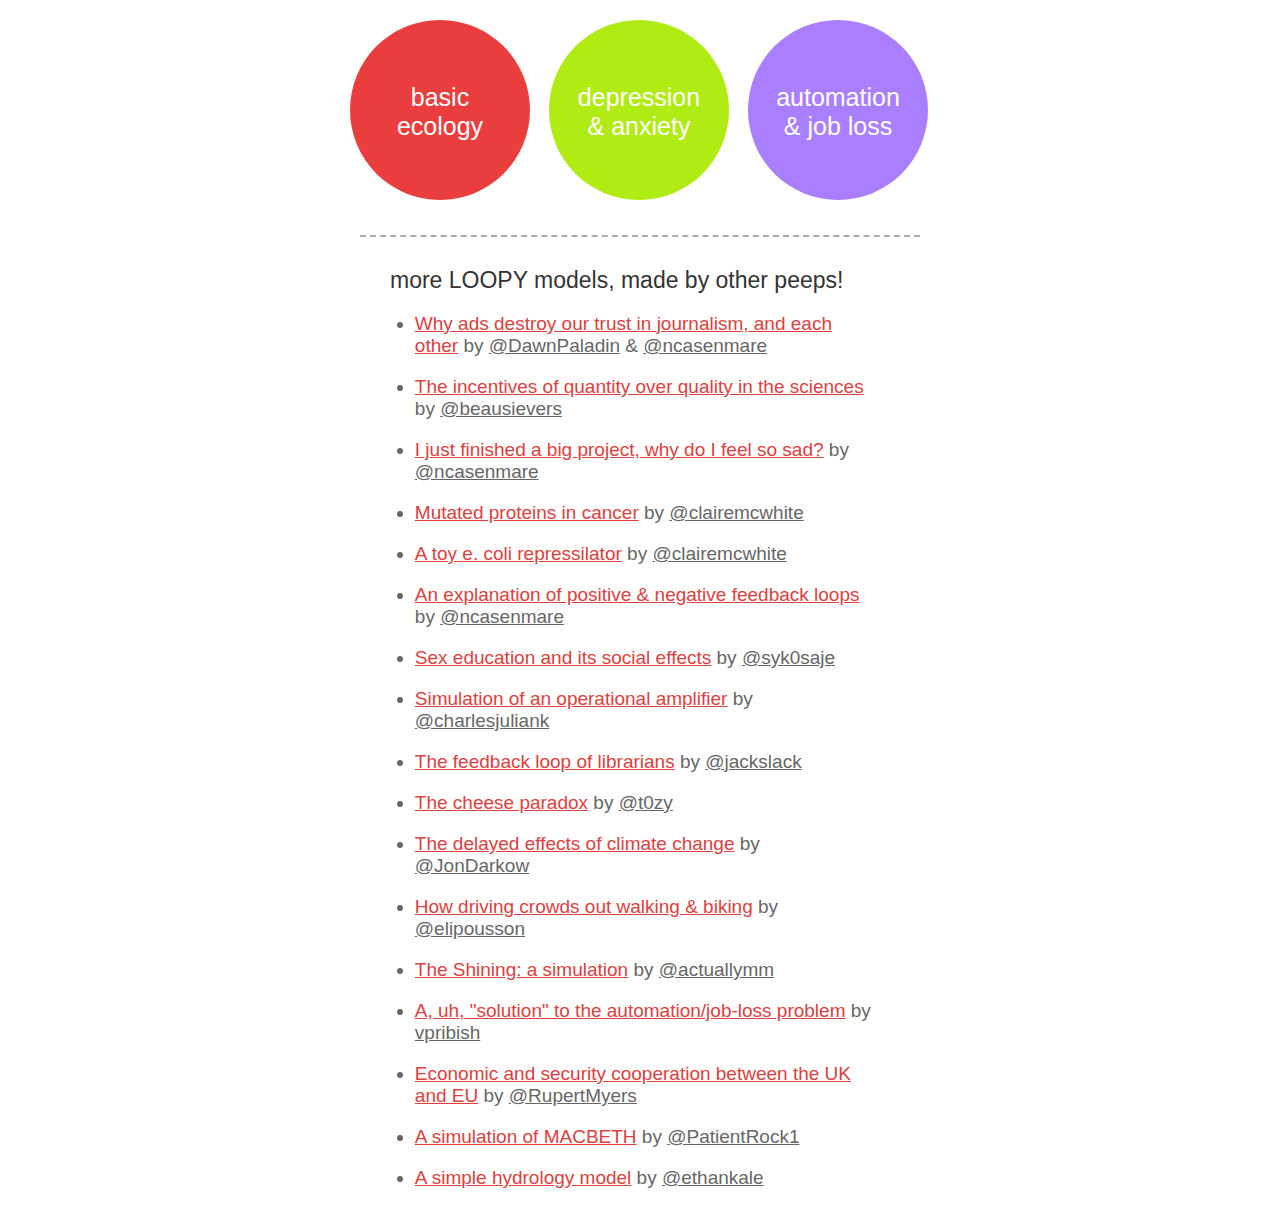
<file: v3.1/pages/examples/index.html>
<!doctype html>
<html>
<head>

	<!-- META -->
	<title>LOOPY: Examples!</title>
    <meta content="text/html;charset=utf-8" http-equiv="Content-Type">
	<meta content="utf-8" http-equiv="encoding">
	<meta charset="utf-8">
	<link rel="icon" type="image/png" href="favicon.png">

	<!-- Styles -->
	<link href="../page.css" rel="stylesheet"/>

</head>
<body style='background:none;'>
	<div id="examples">
		<div style="overflow:hidden; padding: 20px;">
			<a class='example' target='_top' href="http://ncase.me/loopy/v1.1/?data=[[[1,227,303,0.66,%22rabbits%22,0],[2,663,304,0.66,%22foxes%22,1]],[[2,1,153,-1,0],[1,2,160,1,0]],[[442,316,%22A%2520basic%2520ecological%250Afeedback%2520loop.%250A%250ATry%2520adding%2520extra%250Acreatures%2520to%2520this%250Aecosystem!%22],[442,109,%22more%2520rabbits%2520means%2520MORE%2520foxes%253A%250Ait's%2520a%2520positive%2520(%252B)%2520relationship%22],[451,513,%22more%2520foxes%2520means%2520FEWER%2520rabbits%253A%250Ait's%2520a%2520negative%2520(%25E2%2580%2593)%2520relationship%22],[754,455,%22*%2520P.S%253A%2520this%2520is%2520NOT%2520the%2520%250ALotka-Volterra%2520model.%250AIt's%2520just%2520an%2520oscillator.%250Aclose%2520enough!%22]],2%5D">
				<div style='background:#EA3E3E'>
					<div>basic<br>ecology</div>
				</div>
			</a>
			<a class='example' target='_top' href="http://ncase.me/loopy/v1.1/?data=[[[1,198,285,0,%22depression%22,0],[2,531,282,0,%22doing%2520things%22,4],[3,367,115,0,%22de-motivation%22,1],[4,702,116,0,%22fear%2520of%2520mistakes%22,1],[5,860,289,0,%22anxiety%22,0],[6,699,468,0,%22accepting%2520mistakes%22,4],[7,364,473,0,%22feeling%2520good%22,4]],[[2,7,59,1,0],[2,6,-61,1,0],[6,5,-59,-1,0],[5,4,-57,1,0],[4,2,-53,-1,0],[3,2,56,-1,0],[1,3,66,1,0],[7,1,63,-1,0]],[[365,296,%22a%2520possible%250Asystems-level%250Aexplanation%2520for%250Awhy%2520depression%2520%2526%250Aanxiety%2520are%2520not%2520just%250Aco-morbid%252C%2520but%250AMUTUALLY%2520SELF-%250AREINFORCING%22],[695,300,%22CHALLENGE%253A%250A%250Adraw%2520%2526%2520simulate%250Ayour%2520OWN%2520mental%250Afeedback%2520loops%22]],7]">
				<div style='background:#b1eb14'>
					<div>depression<br>&amp; anxiety</div>
				</div>
			</a>
			<a class='example' target='_top' href="http://ncase.me/loopy/v1.1/?data=[[[1,181,181,0,%22automation%22,0],[2,486,175,0,%22profits%22,0],[3,369,482,0,%22job%2520loss%22,4],[4,567,513,0,%22frustration%22,4],[5,752,432,0,%22political%2520unrest%22,4],[6,655,283,0,%22tax%2520revenue%22,3]],[[1,3,-88,1,0],[1,2,-150,1,0],[2,1,-137,1,0],[3,4,-27,1,0],[4,5,-32,1,0],[2,6,12,1,0]],[[331,197,%22vicious%2520cycle%250Aof%2520automation%250Aleads%2520to%2520short-%250Aterm%2520job%2520loss%252C%250Athen%2520frustration%252C%250Athen%2520political%250Aunrest%22],[733,143,%22CHALLENGE%253A%250Athink%2520up%2520and%2520model%2520your%250Aown%2520solutions%2520to%2520this%2520problem!%250A(hint%253A%2520what%2520tax-funded%2520programs%250Acould%2520mitigate%2520job%2520loss%2520due%2520to%250Aautomation%253F)%22],[489,383,%22%253F%253F%253F%2520what%2520goes%2520here%2520%253F%253F%253F%22]],6]">
				<div style='background:#A97FFF'>
					<div>automation<br>&amp; job loss</div>
				</div>
			</a>
		</div>
		<hr>
		<div id="more_examples">
			<b style="font-size:23px">more LOOPY models, made by other peeps!</b>
			<ul>

<li>
<a target="_top" href="https://t.co/VPG9153B2T">Why ads destroy our trust in journalism, and each other</a>
by <a class="twitter" target="_blank" href="https://twitter.com/DawnPaladin">@DawnPaladin</a>
&amp; <a class="twitter" target="_blank" href="https://twitter.com/ncasenmare">@ncasenmare</a>
</li>
<li>
<a target="_top" href="http://bit.ly/2nwUu7E">The incentives of quantity over quality in the sciences</a>
by <a class="twitter" target="_blank" href="https://twitter.com/beausievers">@beausievers</a>
</li>
<li>
<a target="_top" href="https://t.co/QxRKsrm4C2">I just finished a big project, why do I feel so sad?</a>
by <a class="twitter" target="_blank" href="https://twitter.com/ncasenmare">@ncasenmare</a>
</li>
<li>
<a target="_top" href="http://bit.ly/2nUfLNn">Mutated proteins in cancer</a>
by <a class="twitter" target="_blank" href="https://twitter.com/clairemcwhite">@clairemcwhite</a>
</li>
<li>
<a target="_top" href="http://bit.ly/2nJrxK0">A toy e. coli repressilator</a>
by <a class="twitter" target="_blank" href="https://twitter.com/clairemcwhite">@clairemcwhite</a>
</li>
<li>
<a target="_top" href="http://bit.ly/2o0hqQV">An explanation of positive &amp; negative feedback loops</a>
by <a class="twitter" target="_blank" href="https://twitter.com/ncasenmare">@ncasenmare</a>
</li>
<li>
<a target="_top" href="https://t.co/dOWNTWvHcu">Sex education and its social effects</a>
by <a class="twitter" target="_blank" href="https://twitter.com/syk0saje">@syk0saje</a>
</li>
<li>
<a target="_top" href="https://t.co/AVO9wczz0F">Simulation of an operational amplifier</a>
by <a class="twitter" target="_blank" href="https://twitter.com/charlesjuliank">@charlesjuliank</a>
</li>
<li>
<a target="_top" href="https://t.co/xhYtI3V7LV">The feedback loop of librarians</a>
by <a class="twitter" target="_blank" href="https://twitter.com/jackslack">@jackslack</a>
</li>
<li>
<a target="_top" href="https://t.co/yBZwZYKWU3">The cheese paradox</a>
by <a class="twitter" target="_blank" href="https://twitter.com/t0zy">@t0zy</a>
</li>
<li>
<a target="_top" href="https://goo.gl/sJifyC">The delayed effects of climate change</a>
by <a class="twitter" target="_blank" href="https://twitter.com/JonDarkow">@JonDarkow</a>
</li>
<li>
<a target="_top" href="https://t.co/FbiPwb6WHh">How driving crowds out walking &amp; biking</a>
by <a class="twitter" target="_blank" href="https://twitter.com/elipousson">@elipousson</a>
</li>
<li>
<a target="_top" href="https://t.co/dOGejZhjai">The Shining: a simulation</a>
by <a class="twitter" target="_blank" href="https://twitter.com/actuallymm">@actuallymm</a>
</li>
<li>
<a target="_top" href="http://bit.ly/2nbHqX3">A, uh, "solution" to the automation/job-loss problem</a>
by <a class="twitter" target="_blank" href="https://news.ycombinator.com/user?id=vpribish">vpribish</a>
</li>
<li>
<a target="_top" href="https://t.co/l5JoBsEa5q">Economic and security cooperation between the UK and EU</a>
by <a class="twitter" target="_blank" href="https://twitter.com/RupertMyers">@RupertMyers</a>
</li>
<li>
<a target="_top" href="http://bit.ly/2o1n29U">A simulation of MACBETH</a>
by <a class="twitter" target="_blank" href="https://twitter.com/PatientRock1">@PatientRock1</a>
</li>
<li>
<a target="_top" href="https://t.co/m2eZpcYRPc">A simple hydrology model</a>
by <a class="twitter" target="_blank" href="https://twitter.com/ethankale">@ethankale</a>
</li>

			</ul>
		</div>
	</div>
</body>
</html>
</file>
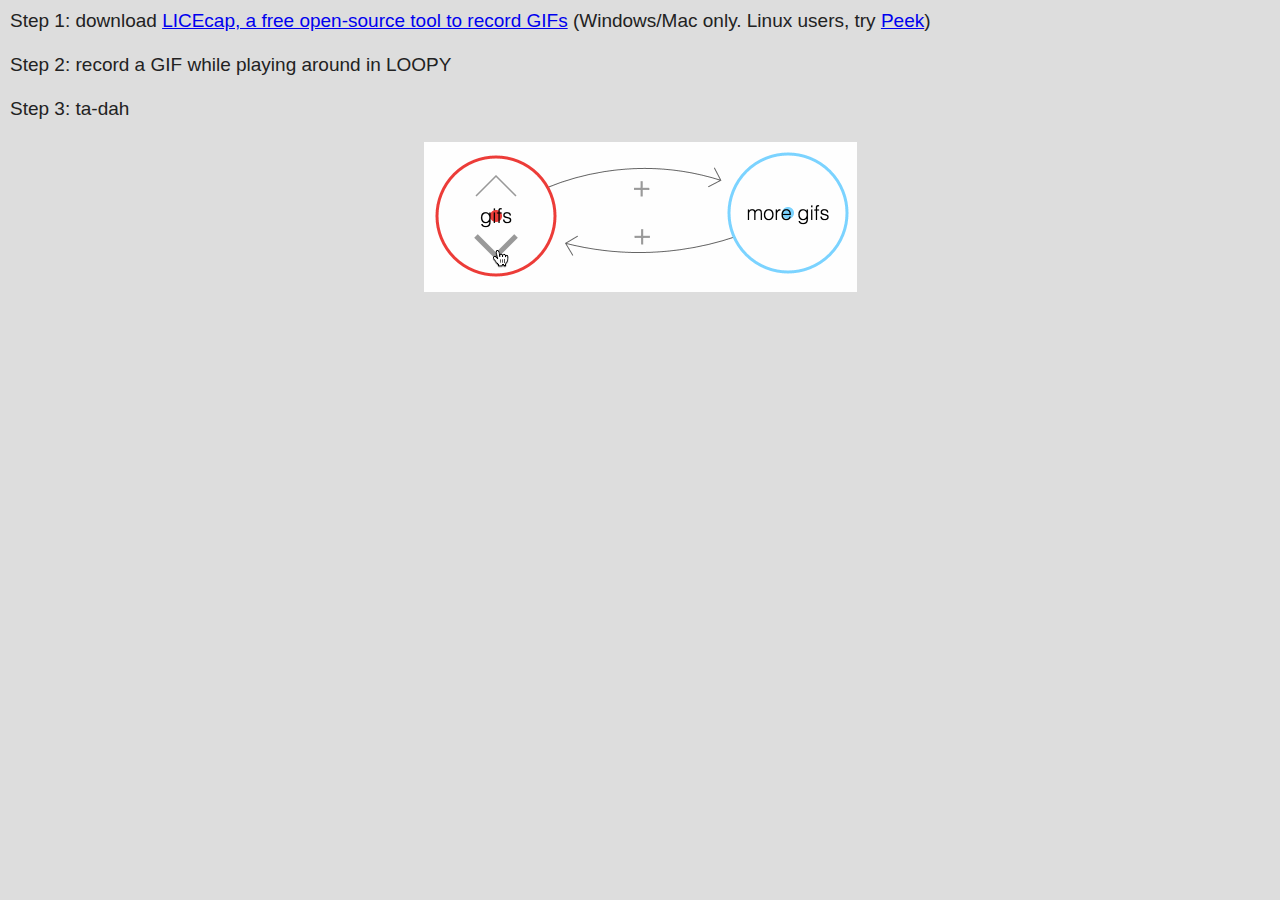
<file: v3.1/pages/gif.html>
<!doctype html>
<html>
<head>
    <meta charset="utf-8">
    <meta http-equiv="x-ua-compatible" content="ie=edge">
	<link href="page.css" rel="stylesheet"/>
</head>
<body style="margin:10px">
	Step 1: download <a target="_blank" href="http://www.cockos.com/licecap/">LICEcap,
	a free open-source tool to record GIFs</a> (Windows/Mac only. Linux users, try
	<a target="_blank" href="https://github.com/phw/peek/releases">Peek</a>)
	<br><br>
	Step 2: record a GIF while playing around in LOOPY
	<br><br>
	Step 3: ta-dah
	<br><br>
	<div style="text-align:center">
		<img src="gifs.gif"/>
	</div>
</body>
</html>
</file>
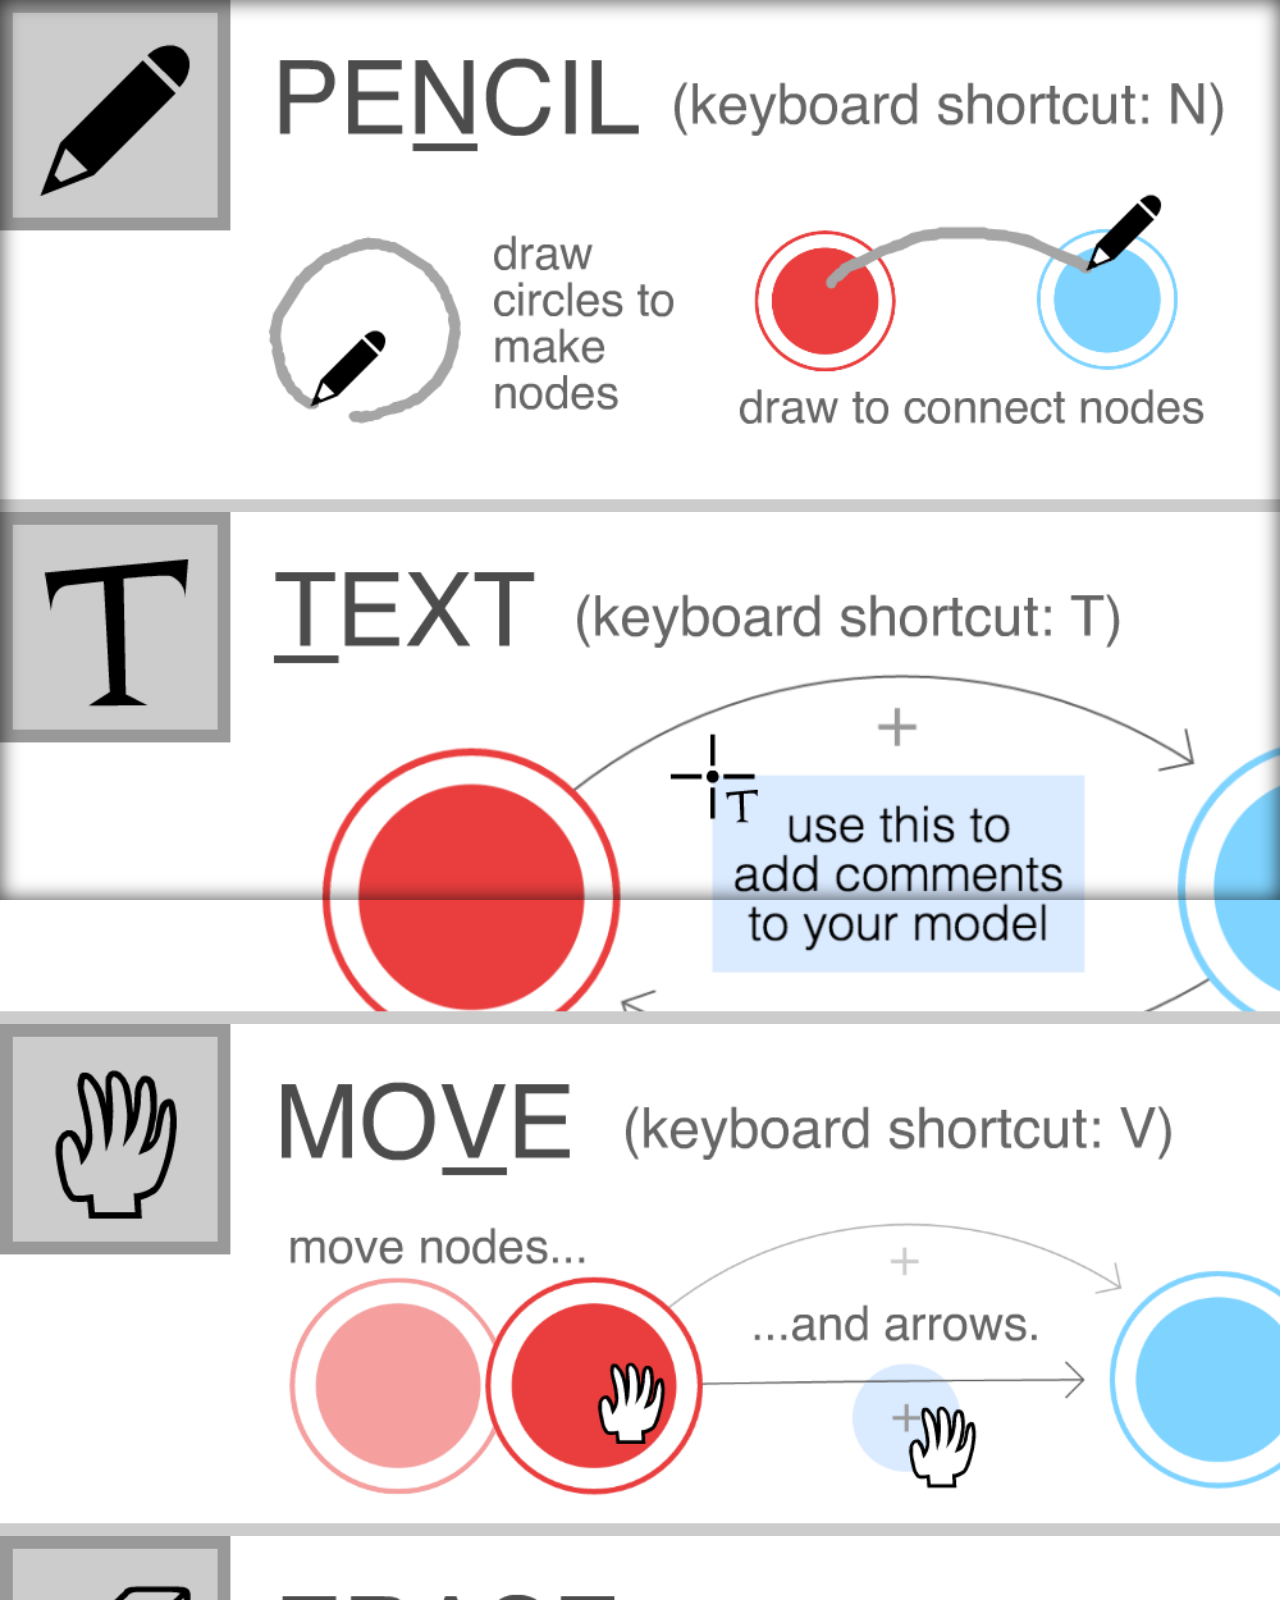
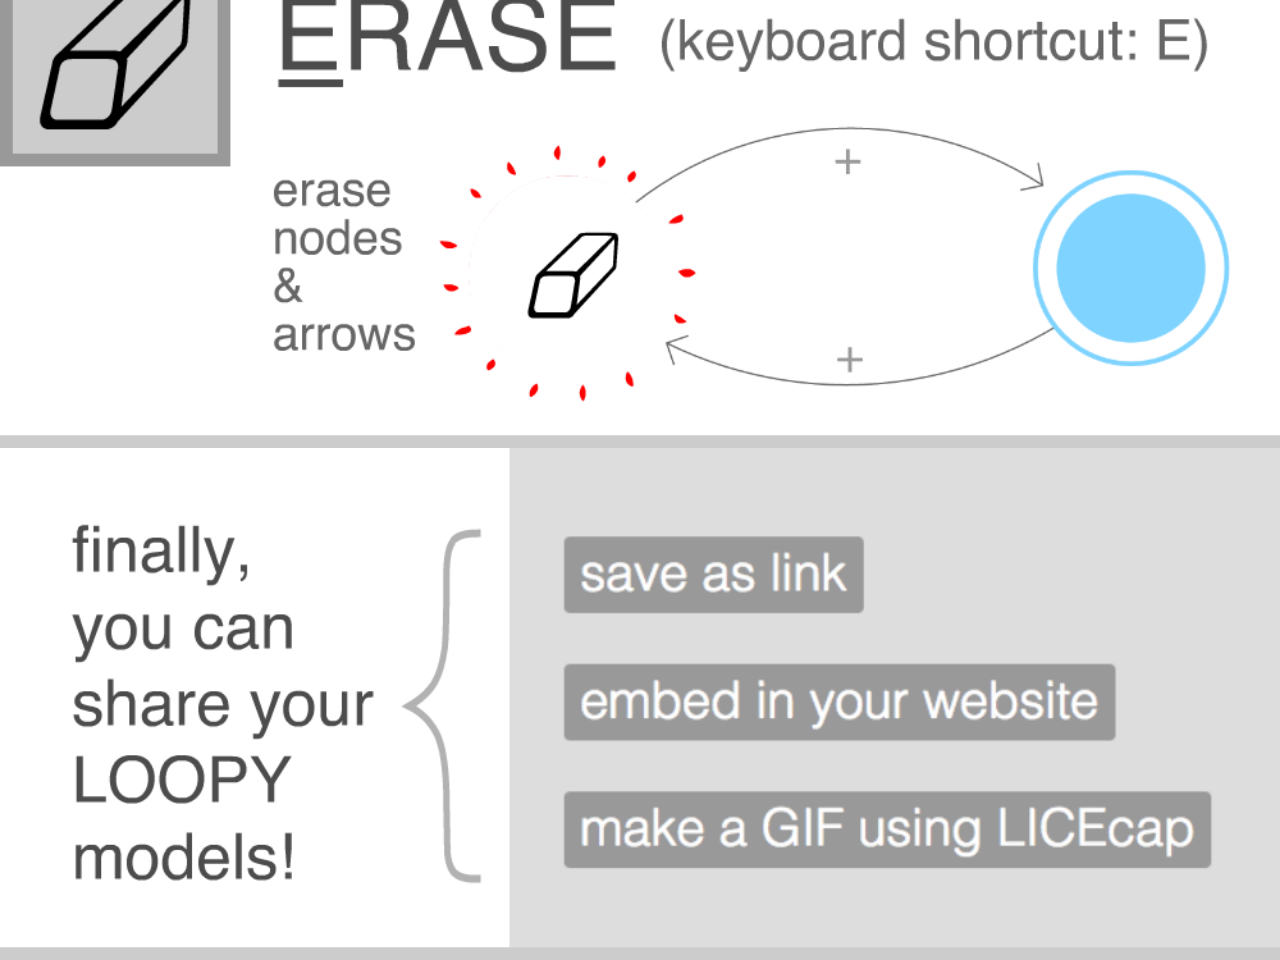
<file: v3.1/pages/howto.html>
<!doctype html>
<html>
<head>
    <meta charset="utf-8">
    <meta http-equiv="x-ua-compatible" content="ie=edge">
	<link href="page.css" rel="stylesheet"/>
</head>
<body style="overflow-y: scroll; overflow-x: hidden;">
	<img class="full" src="howto/1.png"/>
	<img class="full" src="howto/2.png"/>
	<img class="full" src="howto/3.png"/>
	<img class="full" src="howto/4.png"/>
	<img class="full" src="howto/5.png"/>
	<div class="shadow"></div>
</body>
</html>
</file>
<file: v3.1/pages/page.css>
body{
	background: #ddd;
	font-family: Helvetica, Arial, sans-serif;
	font-weight: 100;
	font-size: 19px;
	color: #222;
	margin: 0;
}
.full{
	width:100%;
	margin: 0;
	display: block;
}
.shadow{
	width:100%; height: 100%;
	position: fixed;
	top:0; left:0;
	box-shadow: inset 0 0 20px rgba(0,0,0,0.75);
}

/********************************/
/********************************/

#examples{
	width: 620px;
	margin:0 auto;
	overflow: hidden;
}

#examples hr{
	border:none;
	border-bottom: 2px dashed #aaa;
	width: 560px;
	margin: 0 auto;
	margin-top: 15px;
}

#more_examples{
	color: #333;
	width: 500px;
	margin: 30px auto;
}
#more_examples li{
	color: #666;
	margin-bottom: 1em;
	position: relative;
    left: -0.8em;
}
#more_examples li a{
	color: #dd4040;
}
#more_examples li a:hover{
	color: #ee6060;
}
#more_examples li a.twitter{
	color: inherit;
}

.example{
	display: block;
	float: left;
	width: 180px;
	height: 180px;

	cursor: pointer;
	transform: scale(1);
	transition: all 0.2s ease-in-out;
}
.example:hover{
	transform: scale(1.1);
}
.example > div{
	width: 180px;
	height: 180px;
	background: #888;
	border-radius: 100px;
	float: left;
	position: relative;
}
.example > div > div{
	font-size: 25px;
	color: #fff;
	width: 150px;
    height: 55px;
	position: absolute;
	top:0; left:0; right:0; bottom:0;
	margin: auto;
	text-align: center;
}
.example:nth-child(n+2){
	margin-left: 19px;
}

/********************************/
/********************************/

#credits{
	width: 600px;
	margin: 50px auto;
	font-weight: 100;
	color: #fff;
	font-size: 20px;
}

.credit_intro{
	font-size: 26px;
}
.credit_intro a{
	color: #dd3939;
}
.credit_intro a:hover{
	color: #ee6060;
}

#credits hr{
	border:none;
	border-bottom: 4px dashed #444;
	margin-top: 30px;
}

.credits_peeps{
	overflow: hidden;
	padding-bottom: 20px;
	text-align: center;
}
.credits_peeps > div{
	position: relative;
	width: 150px;
	height: 210px;
	text-align: center;
	display: inline-block;
	margin-right: -6px;
}
.credits_peeps > div > img:nth-child(1){
	position: absolute;
	left: 0;
	width: 150px;
	bottom: 30px;
}
.credits_peeps > div > img:nth-child(2){
	position: absolute;
	width: 50px;
	right: 5px;
	bottom: 30px;
}
.credits_peeps > div > span{
	display: block;
	position: absolute;
	bottom:0;
	width: 150px;
	height: 20px;
	text-transform: lowercase;
}

.credits_polygons{
	margin-top: 15px;
	overflow: hidden;
	color: #ddd;
	font-size: 18px;
	padding-bottom: 20px;
	text-align: center;
}
.credits_polygons > div{
	display: inline-block;
}
.credits_polygons > div > img{
	width: 40px;
	position: relative;
	top:10px;
}
.credits_polygons > div > span{
	text-transform: lowercase;
}

.credits_names{
	margin-top: 30px;
	overflow: hidden;
	color: #bbb;
	font-size: 16px;
	padding-bottom: 20px;
	text-align: center;
	-webkit-columns: 150px 3;
	   -moz-columns: 150px 3;
	        columns: 150px 3;
}
</file>
